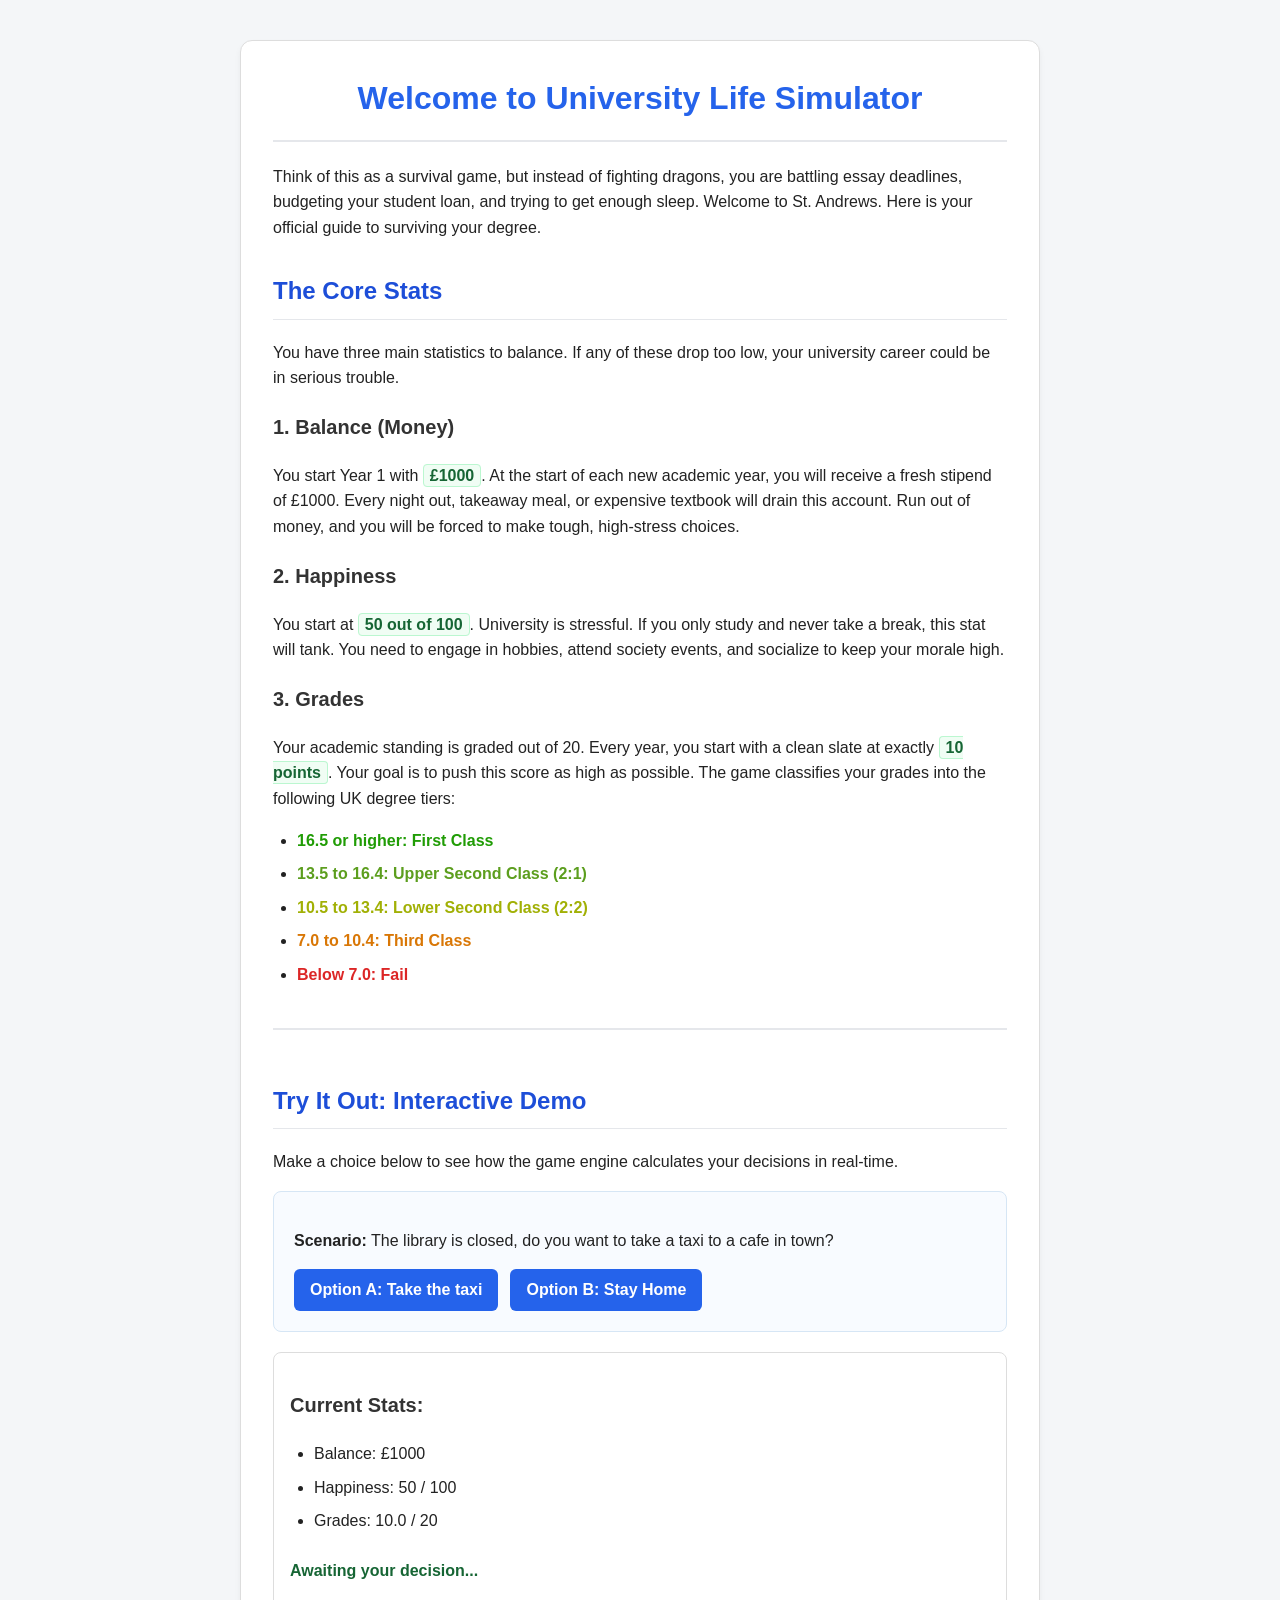
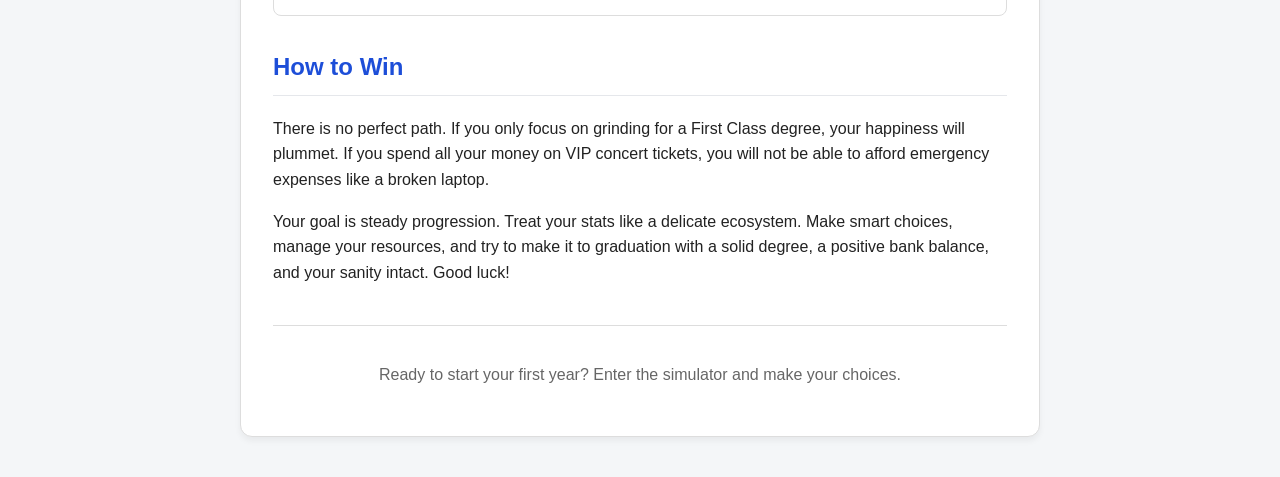
<file: src/frontend/tutorial.html>
<!DOCTYPE html>
<html lang="en">
<head>
    <meta charset="UTF-8">
    <meta name="viewport" content="width=device-width, initial-scale=1.0">
    <title>University Life Simulator - Official Tutorial</title>
    <style>
        * {
            box-sizing: border-box;
        }

        body {
            margin: 0;
            font-family: Arial, sans-serif;
            background: #f4f6f8;
            color: #222;
            line-height: 1.6;
        }

        .tutorial-container {
            max-width: 800px;
            margin: 40px auto;
            padding: 32px;
            background: white;
            border-radius: 12px;
            border: 1px solid #ddd;
            box-shadow: 0 4px 6px rgba(0,0,0,0.05);
        }

        h1 {
            color: #2563eb;
            font-size: 32px;
            margin-top: 0;
            text-align: center;
            border-bottom: 2px solid #e5e7eb;
            padding-bottom: 16px;
        }

        h2 {
            color: #1d4ed8;
            font-size: 24px;
            margin-top: 32px;
            border-bottom: 1px solid #e5e7eb;
            padding-bottom: 8px;
        }

        h3 {
            color: #333;
            font-size: 20px;
        }

        p {
            font-size: 16px;
            margin-bottom: 16px;
        }

        ul {
            margin-bottom: 24px;
            padding-left: 24px;
        }

        li {
            margin-bottom: 8px;
            font-size: 16px;
        }

        .stat-highlight {
            font-weight: bold;
            padding: 2px 6px;
            border-radius: 4px;
            background: #f0fdf4;
            color: #166534;
            border: 1px solid #bbf7d0;
        }

        .grade-first { color: #209c05; font-weight: bold; }
        .grade-two-one { color: #5c9e1e; font-weight: bold; }
        .grade-two-two { color: #a1b005; font-weight: bold; }
        .grade-third { color: #d97706; font-weight: bold; }
        .grade-fail { color: #dc2626; font-weight: bold; }

        /* Interactive Demo Styles */
        .demo-section {
            margin-top: 40px;
            padding-top: 20px;
            border-top: 2px solid #e5e7eb;
        }

        .scenario-box {
            background: #f8fbff;
            border: 1px solid #d6e6f5;
            border-radius: 8px;
            padding: 20px;
            margin-bottom: 20px;
        }

        .button-group {
            display: flex;
            gap: 12px;
            margin-top: 16px;
            flex-wrap: wrap;
        }

        .choice-btn {
            padding: 12px 16px;
            border: none;
            border-radius: 6px;
            background: #2563eb;
            color: white;
            font-size: 16px;
            cursor: pointer;
            font-weight: bold;
        }

        .choice-btn:hover {
            background: #1d4ed8;
        }

        .choice-btn:disabled {
            background: #9ca3af;
            cursor: not-allowed;
        }

        .stats-box {
            background: #ffffff;
            border: 1px solid #ddd;
            border-radius: 8px;
            padding: 16px;
        }

        .feedback-text {
            font-weight: bold;
            color: #166534;
            min-height: 1.5em;
            margin-top: 16px;
        }

        .footer-note {
            text-align: center;
            font-size: 14px;
            color: #666;
            margin-top: 40px;
            padding-top: 20px;
            border-top: 1px solid #ddd;
        }
    </style>
</head>
<body>

    <main class="tutorial-container">
        <h1>Welcome to University Life Simulator</h1>
        <p>Think of this as a survival game, but instead of fighting dragons, you are battling essay deadlines, budgeting your student loan, and trying to get enough sleep. Welcome to St. Andrews. Here is your official guide to surviving your degree.</p>

        <h2>The Core Stats</h2>
        <p>You have three main statistics to balance. If any of these drop too low, your university career could be in serious trouble.</p>

        <h3>1. Balance (Money)</h3>
        <p>You start Year 1 with <span class="stat-highlight">£1000</span>. At the start of each new academic year, you will receive a fresh stipend of £1000. Every night out, takeaway meal, or expensive textbook will drain this account. Run out of money, and you will be forced to make tough, high-stress choices.</p>

        <h3>2. Happiness</h3>
        <p>You start at <span class="stat-highlight">50 out of 100</span>. University is stressful. If you only study and never take a break, this stat will tank. You need to engage in hobbies, attend society events, and socialize to keep your morale high.</p>

        <h3>3. Grades</h3>
        <p>Your academic standing is graded out of 20. Every year, you start with a clean slate at exactly <span class="stat-highlight">10 points</span>. Your goal is to push this score as high as possible. The game classifies your grades into the following UK degree tiers:</p>
        <ul>
            <li><span class="grade-first">16.5 or higher: First Class</span></li>
            <li><span class="grade-two-one">13.5 to 16.4: Upper Second Class (2:1)</span></li>
            <li><span class="grade-two-two">10.5 to 13.4: Lower Second Class (2:2)</span></li>
            <li><span class="grade-third">7.0 to 10.4: Third Class</span></li>
            <li><span class="grade-fail">Below 7.0: Fail</span></li>
        </ul>

        <div class="demo-section">
            <h2>Try It Out: Interactive Demo</h2>
            <p>Make a choice below to see how the game engine calculates your decisions in real-time.</p>
            
            <div class="scenario-box">
                <p><strong>Scenario:</strong> The library is closed, do you want to take a taxi to a cafe in town?</p>
                <div class="button-group">
                    <button id="btn-taxi" class="choice-btn">Option A: Take the taxi</button>
                    <button id="btn-home" class="choice-btn">Option B: Stay Home</button>
                </div>
            </div>

            <div class="stats-box" aria-live="polite" aria-atomic="true">
                <h3>Current Stats:</h3>
                <ul>
                    <li>Balance: £<span id="demo-balance">1000</span></li>
                    <li>Happiness: <span id="demo-happiness">50</span> / 100</li>
                    <li>Grades: <span id="demo-grades">10.0</span> / 20</li>
                </ul>
                <p id="demo-feedback" class="feedback-text">Awaiting your decision...</p>
            </div>
        </div>

        <h2>How to Win</h2>
        <p>There is no perfect path. If you only focus on grinding for a First Class degree, your happiness will plummet. If you spend all your money on VIP concert tickets, you will not be able to afford emergency expenses like a broken laptop.</p>
        <p>Your goal is steady progression. Treat your stats like a delicate ecosystem. Make smart choices, manage your resources, and try to make it to graduation with a solid degree, a positive bank balance, and your sanity intact. Good luck!</p>

        <div class="footer-note">
            <p>Ready to start your first year? Enter the simulator and make your choices.</p>
        </div>
    </main>

    <script>
        // Interactive Demo Logic
        const btnTaxi = document.getElementById('btn-taxi');
        const btnHome = document.getElementById('btn-home');
        const demoBalance = document.getElementById('demo-balance');
        const demoHappiness = document.getElementById('demo-happiness');
        const demoGrades = document.getElementById('demo-grades');
        const demoFeedback = document.getElementById('demo-feedback');

        // Starting values
        let currentBalance = 1000;
        let currentHappiness = 50;
        let currentGrades = 10.0;

        function updateDisplay() {
            demoBalance.textContent = currentBalance;
            demoHappiness.textContent = currentHappiness;
            demoGrades.textContent = currentGrades.toFixed(1);
        }

        function disableButtons() {
            btnTaxi.disabled = true;
            btnHome.disabled = true;
        }

        btnTaxi.addEventListener('click', () => {
            currentBalance -= 20;
            currentHappiness += 4;
            currentGrades += 0.3;
            
            updateDisplay();
            demoFeedback.textContent = "Outcome: You took the taxi. Your balance dropped by £20, your happiness went up by 4 points, and your grades improved by 0.3 points.";
            disableButtons();
        });

        btnHome.addEventListener('click', () => {
            currentHappiness -= 2;
            currentGrades += 0.1;
            
            updateDisplay();
            demoFeedback.textContent = "Outcome: You stayed home. Your balance stayed the same, your happiness dropped by 2 points, and your grades improved slightly by 0.1 points.";
            disableButtons();
        });
    </script>
</body>
</html>
</file>
